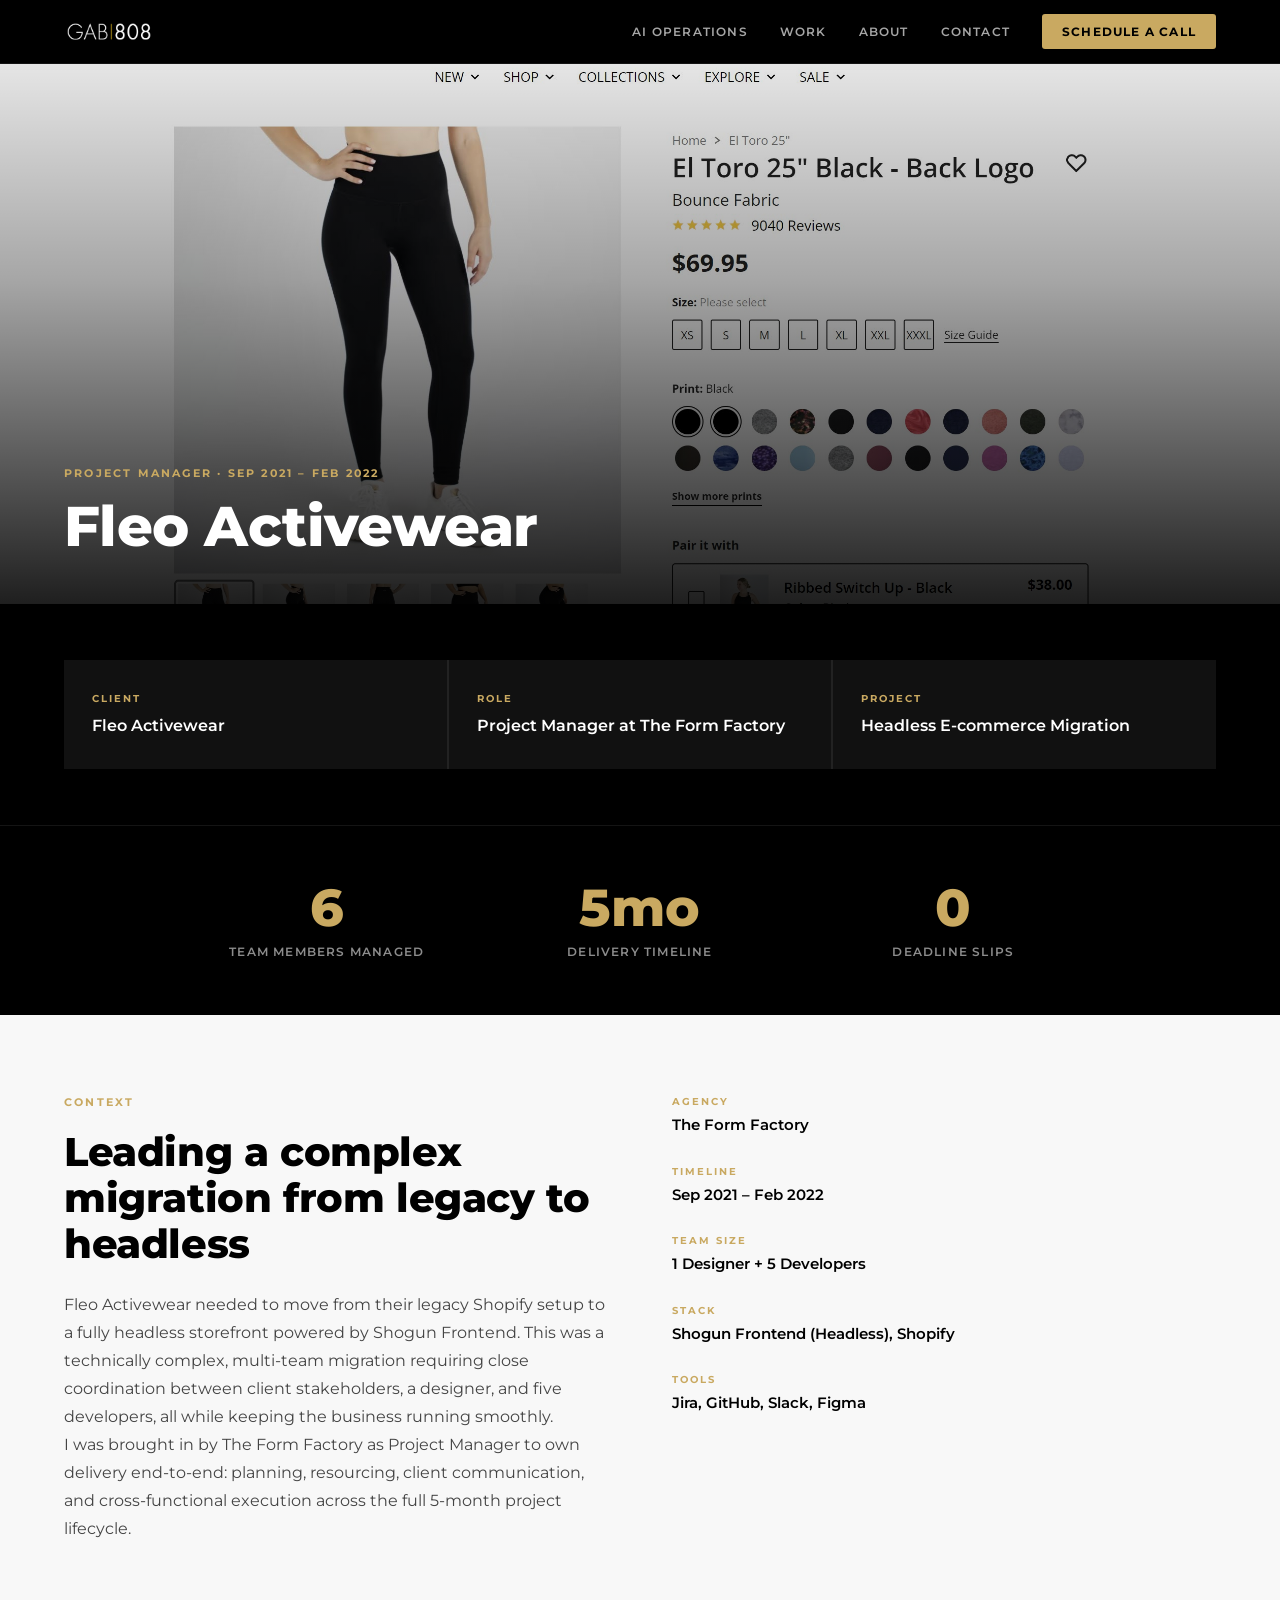
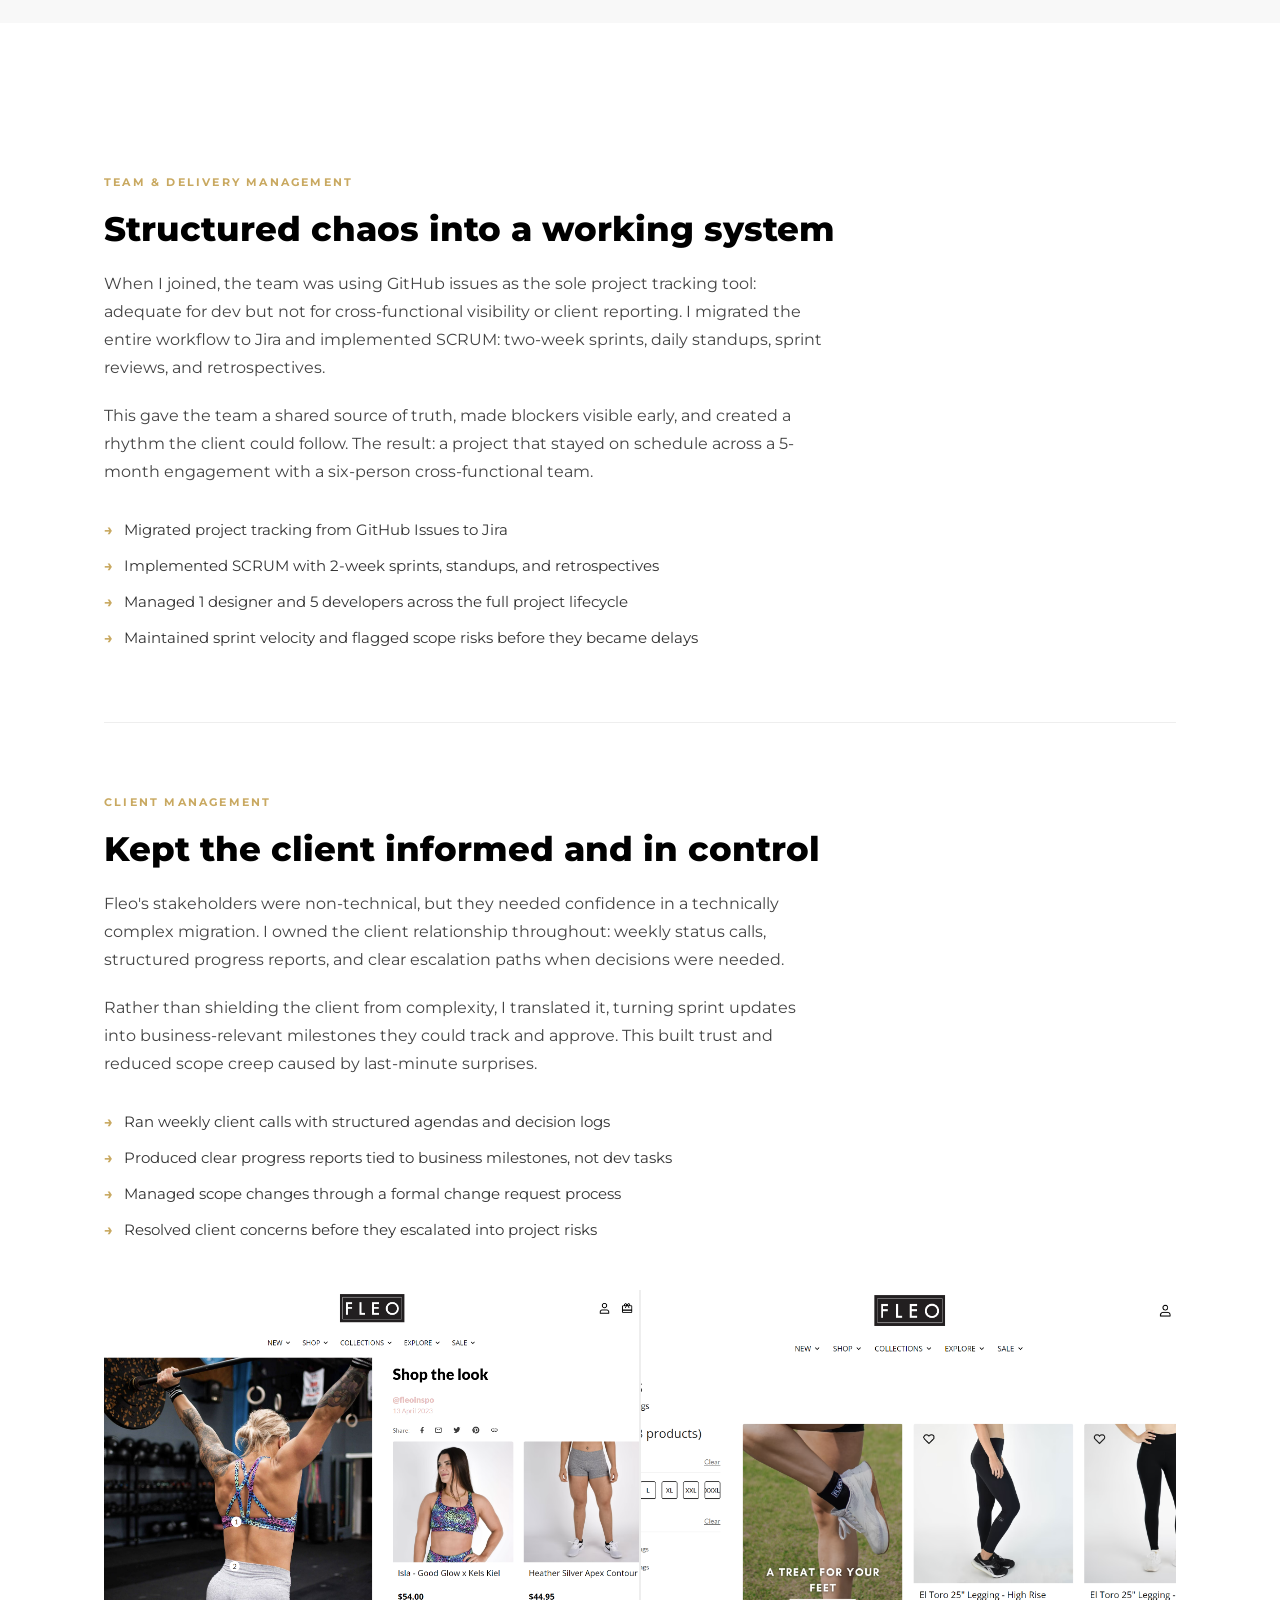
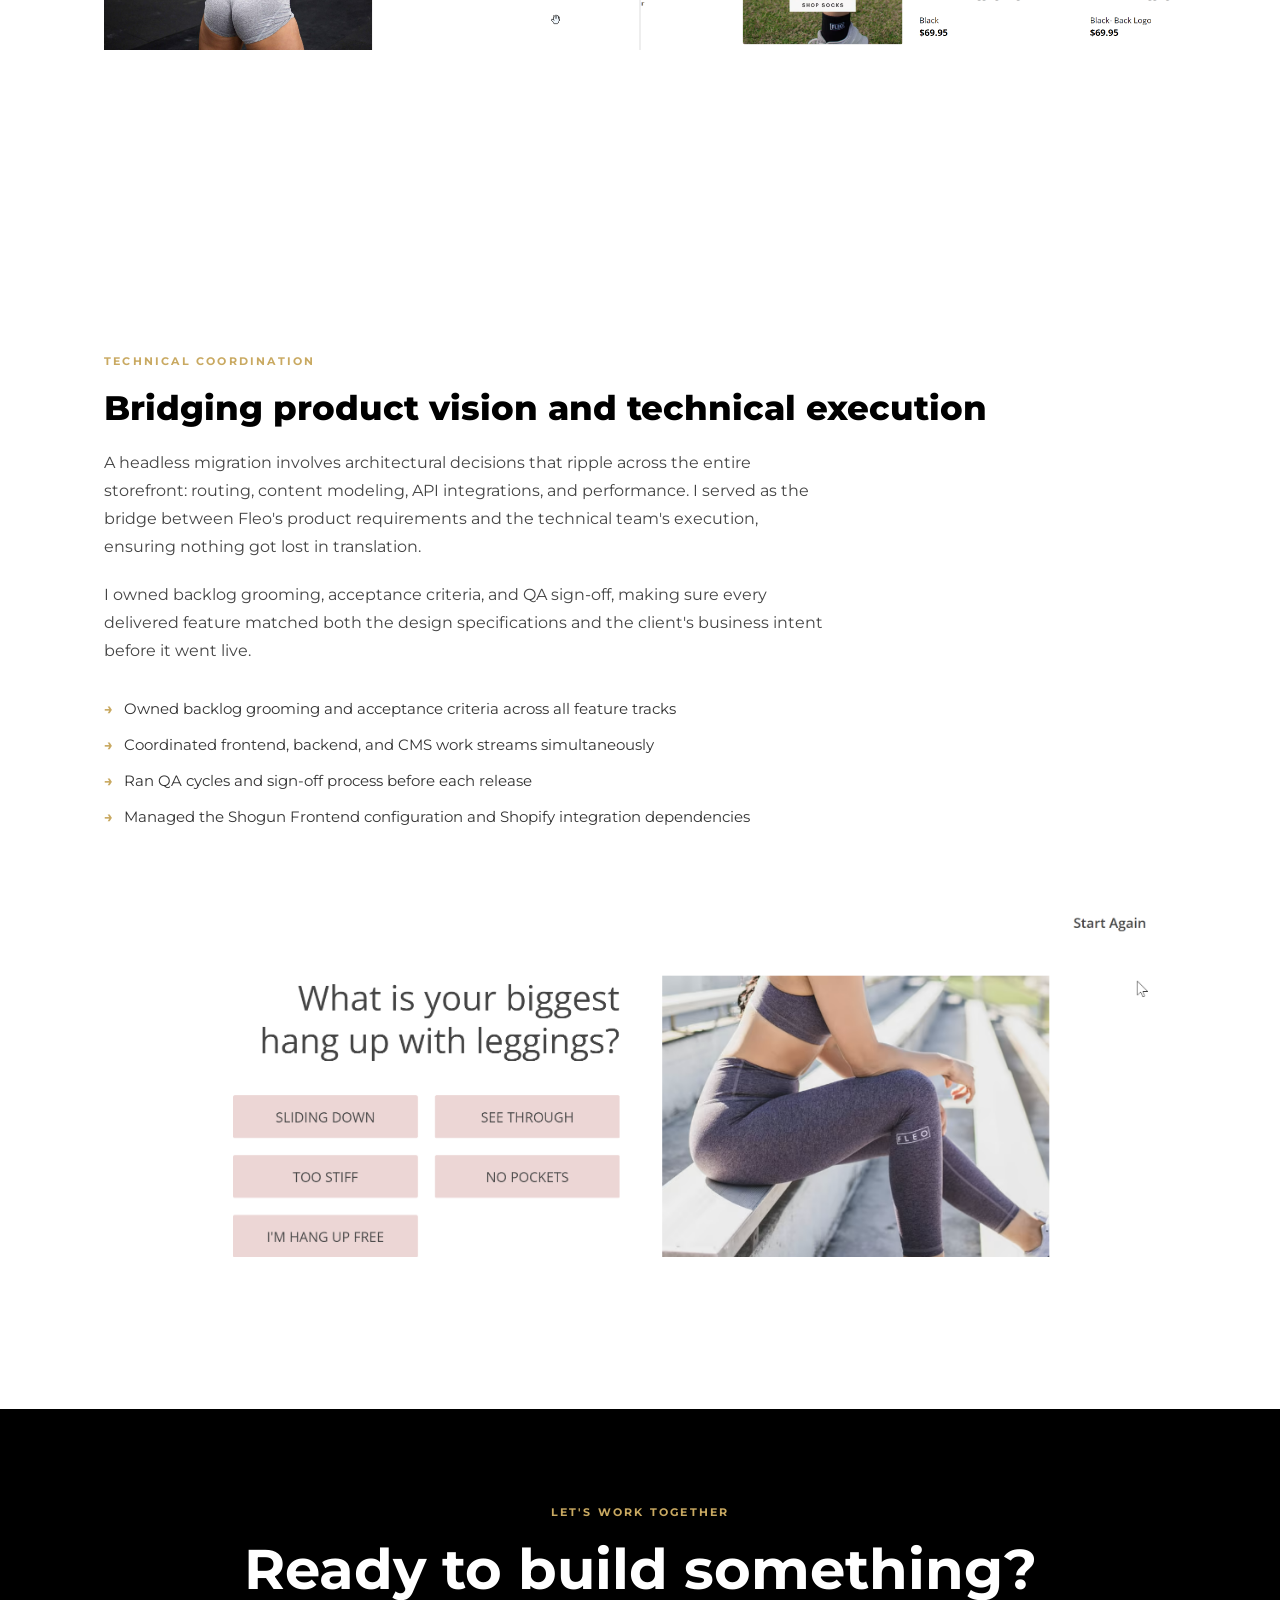
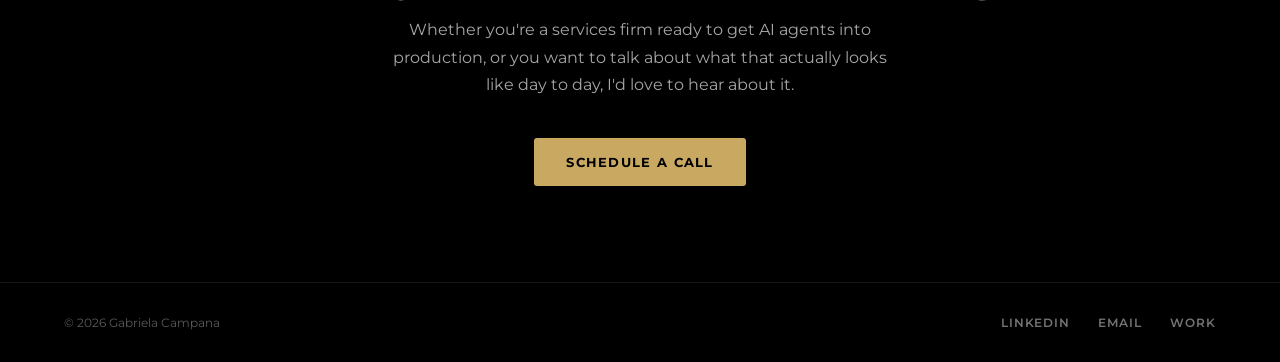
<file: work/fleo.html>
<!DOCTYPE html>
<html lang="en">
<head>
  <meta charset="utf-8">
  <title>Fleo Activewear: Case Study | Gabriela Campana</title>
  <meta name="description" content="How I led a headless e-commerce migration for Fleo Activewear: managing cross-functional teams, client relationships, and technical delivery from kickoff to launch.">
  <meta property="og:title" content="Fleo Activewear: Case Study | Gabriela Campana">
  <meta name="viewport" content="width=device-width, initial-scale=1">
  <link href="../images/favicon.jpg" rel="shortcut icon" type="image/x-icon">
  <link href="../images/webclip.png" rel="apple-touch-icon">
  <link rel="preconnect" href="https://fonts.googleapis.com">
  <link rel="preconnect" href="https://fonts.gstatic.com" crossorigin>
  <link href="https://fonts.googleapis.com/css2?family=Montserrat:wght@400;500;600;700;800&display=swap" rel="stylesheet">
  <style>
    *, *::before, *::after { box-sizing: border-box; margin: 0; padding: 0; }
    html { font-size: 16px; }
    body { font-family: Montserrat, sans-serif; background: #fff; color: #111; -webkit-font-smoothing: antialiased; }
    a { color: inherit; text-decoration: none; }
    img { display: block; max-width: 100%; height: auto; }

    /* ── NAV ── */
    .navigation { position: fixed; top: 0; left: 0; right: 0; z-index: 100; background: #000; border-bottom: 1px solid rgba(255,255,255,0.08); padding: 0 5%; height: 64px; display: flex; align-items: center; justify-content: space-between; }
    .nav-logo { font-size: 15px; font-weight: 700; letter-spacing: 0.08em; text-transform: uppercase; color: #fff; }
    .nav-links { display: flex; align-items: center; gap: 32px; }
    .nav-links a { font-size: 12px; font-weight: 600; letter-spacing: 0.1em; text-transform: uppercase; color: rgba(255,255,255,0.65); transition: color 0.2s; }
    .nav-links a:hover, .nav-links a[aria-current="page"] { color: #fff; }
    .nav-cta-btn { display: inline-block; background: #C9A961; color: #000 !important; font-size: 12px !important; font-weight: 700 !important; letter-spacing: 0.1em; text-transform: uppercase; padding: 10px 20px; border-radius: 3px; }
    .nav-cta-btn:hover { background: #b8943f !important; color: #000 !important; }
    .nav-hamburger { display: none; flex-direction: column; gap: 5px; cursor: pointer; padding: 8px; background: none; border: none; }
    .nav-hamburger span { display: block; width: 22px; height: 2px; background: #fff; }
    .nav-mobile-menu { display: none; position: fixed; top: 64px; left: 0; right: 0; background: #000; border-bottom: 1px solid rgba(255,255,255,0.12); padding: 24px 5% 32px; z-index: 99; flex-direction: column; gap: 20px; }
    .nav-mobile-menu a { font-size: 14px; font-weight: 600; letter-spacing: 0.1em; text-transform: uppercase; color: rgba(255,255,255,0.75); }
    .nav-mobile-menu a[aria-current="page"] { color: #fff; }
    .nav-cta-mobile { margin-top: 8px; }
    .nav-cta-mobile a { display: block; text-align: center; background: #C9A961; color: #000 !important; font-size: 13px; font-weight: 700; letter-spacing: 0.1em; text-transform: uppercase; padding: 14px 24px; border-radius: 3px; }
    @media (max-width: 991px) {
      .nav-links { display: none; }
      .nav-cta-btn { display: none !important; }
      .nav-hamburger { display: flex; }
      .nav-mobile-menu.open { display: flex; }
    }

    /* ── HERO ── */
    .cs-hero {
      margin-top: 64px;
      height: 540px;
      background: #111 url('../images/PDP-home-portfolio.jpg') center/cover no-repeat;
      position: relative;
      display: flex;
      align-items: flex-end;
    }
    .cs-hero::after {
      content: '';
      position: absolute;
      inset: 0;
      background: linear-gradient(to top, rgba(0,0,0,0.88) 0%, rgba(0,0,0,0.35) 60%, rgba(0,0,0,0.1) 100%);
    }
    .cs-hero-content {
      position: relative;
      z-index: 1;
      padding: 48px 5%;
      max-width: 900px;
    }
    .cs-hero-overline {
      font-size: 11px;
      font-weight: 700;
      letter-spacing: 0.2em;
      text-transform: uppercase;
      color: #C9A961;
      margin-bottom: 16px;
    }
    .cs-hero h1 {
      font-size: clamp(32px, 5vw, 56px);
      font-weight: 800;
      color: #fff;
      line-height: 1.08;
      letter-spacing: -0.01em;
    }

    /* ── PROJECT OVERVIEW ── */
    .cs-overview {
      background: #000;
      padding: 56px 5%;
    }
    .cs-overview-grid {
      max-width: 1200px;
      margin: 0 auto;
      display: grid;
      grid-template-columns: repeat(3, 1fr);
      gap: 2px;
      background: #222;
    }
    .cs-overview-card {
      background: #111;
      padding: 32px 28px;
    }
    .cs-overview-label {
      font-size: 10px;
      font-weight: 700;
      letter-spacing: 0.2em;
      text-transform: uppercase;
      color: #C9A961;
      margin-bottom: 10px;
    }
    .cs-overview-value {
      font-size: 16px;
      font-weight: 600;
      color: #fff;
      line-height: 1.4;
    }
    @media (max-width: 767px) {
      .cs-overview-grid { grid-template-columns: 1fr; }
    }

    /* ── STATS STRIP ── */
    .stats-strip {
      background: #000;
      border-top: 1px solid rgba(255,255,255,0.08);
      padding: 56px 5%;
    }
    .stats-inner {
      max-width: 900px;
      margin: 0 auto;
      display: grid;
      grid-template-columns: repeat(3, 1fr);
      gap: 40px;
      text-align: center;
    }
    .stat-number {
      font-size: clamp(36px, 5vw, 52px);
      font-weight: 800;
      color: #C9A961;
      line-height: 1;
      margin-bottom: 10px;
    }
    .stat-label {
      font-size: 12px;
      font-weight: 600;
      letter-spacing: 0.1em;
      text-transform: uppercase;
      color: rgba(255,255,255,0.55);
    }
    @media (max-width: 767px) {
      .stats-inner { grid-template-columns: 1fr 1fr; }
    }

    /* ── BODY SECTIONS ── */
    .cs-body { max-width: 1200px; margin: 0 auto; padding: 80px 5%; }

    .section-label {
      font-size: 11px;
      font-weight: 700;
      letter-spacing: 0.2em;
      text-transform: uppercase;
      color: #C9A961;
      margin-bottom: 20px;
    }

    .cs-context {
      background: #f8f8f8;
      padding: 80px 5%;
    }
    .cs-context-inner {
      max-width: 1200px;
      margin: 0 auto;
      display: grid;
      grid-template-columns: 1fr 1fr;
      gap: 64px;
      align-items: start;
    }
    .cs-context-inner h2 {
      font-size: clamp(28px, 3.5vw, 40px);
      font-weight: 800;
      line-height: 1.15;
      letter-spacing: -0.01em;
      color: #000;
      margin-bottom: 24px;
    }
    .cs-context-inner p {
      font-size: 16px;
      line-height: 1.75;
      color: #444;
    }
    .cs-context-meta {
      display: flex;
      flex-direction: column;
      gap: 28px;
    }
    .meta-item {}
    .meta-item .meta-label {
      font-size: 10px;
      font-weight: 700;
      letter-spacing: 0.2em;
      text-transform: uppercase;
      color: #C9A961;
      margin-bottom: 6px;
    }
    .meta-item .meta-value {
      font-size: 15px;
      font-weight: 600;
      color: #000;
      line-height: 1.5;
    }
    @media (max-width: 767px) {
      .cs-context-inner { grid-template-columns: 1fr; gap: 40px; }
    }

    .cs-section {
      padding: 72px 0;
      border-bottom: 1px solid #eee;
    }
    .cs-section:last-child { border-bottom: none; }
    .cs-section h2 {
      font-size: clamp(24px, 3vw, 34px);
      font-weight: 800;
      color: #000;
      margin-bottom: 20px;
      line-height: 1.2;
    }
    .cs-section p {
      font-size: 16px;
      line-height: 1.75;
      color: #444;
      max-width: 720px;
      margin-bottom: 20px;
    }
    .cs-section p:last-of-type { margin-bottom: 0; }

    .cs-deliverables {
      margin-top: 32px;
      display: flex;
      flex-direction: column;
      gap: 12px;
    }
    .cs-deliverables li {
      list-style: none;
      padding-left: 20px;
      position: relative;
      font-size: 15px;
      line-height: 1.6;
      color: #333;
    }
    .cs-deliverables li::before {
      content: '→';
      position: absolute;
      left: 0;
      color: #C9A961;
      font-weight: 700;
    }

    /* ── IMAGE GRIDS ── */
    .img-grid-3 {
      display: grid;
      grid-template-columns: repeat(3, 1fr);
      gap: 2px;
      background: #eee;
      margin: 48px 0 0;
    }
    .img-grid-3 img {
      width: 100%;
      height: 280px;
      object-fit: cover;
    }
    .img-grid-2 {
      display: grid;
      grid-template-columns: 1fr 1fr;
      gap: 2px;
      background: #eee;
      margin: 48px 0 0;
    }
    .img-grid-2 img {
      width: 100%;
      height: 360px;
      object-fit: cover;
    }
    @media (max-width: 767px) {
      .img-grid-3 { grid-template-columns: 1fr; }
      .img-grid-3 img { height: 220px; }
      .img-grid-2 { grid-template-columns: 1fr; }
      .img-grid-2 img { height: auto; }
    }

    /* ── TESTIMONIAL ── */
    .cs-testimonial {
      background: #000;
      padding: 80px 5%;
      text-align: center;
    }
    .cs-testimonial blockquote {
      max-width: 760px;
      margin: 0 auto 24px;
      font-size: clamp(18px, 2.5vw, 26px);
      font-weight: 600;
      color: #fff;
      line-height: 1.5;
    }
    .cs-testimonial blockquote::before { content: '\201C'; color: #C9A961; }
    .cs-testimonial blockquote::after  { content: '\201D'; color: #C9A961; }
    .cs-testimonial cite {
      font-size: 12px;
      font-weight: 700;
      letter-spacing: 0.15em;
      text-transform: uppercase;
      color: rgba(255,255,255,0.45);
      font-style: normal;
    }

    /* ── CTA ── */
    .section-cta { background: #000; padding: 96px 5%; text-align: center; }
    .section-cta .cta-overline { font-size: 11px; font-weight: 700; letter-spacing: 0.2em; text-transform: uppercase; color: #C9A961; margin-bottom: 20px; }
    .section-cta h2 { font-size: clamp(32px, 5vw, 56px); font-weight: 700; color: #fff; margin: 0 0 16px 0; line-height: 1.1; }
    .section-cta p { font-size: 16px; color: rgba(255,255,255,0.65); margin: 0 auto 40px; line-height: 1.7; max-width: 520px; }
    .btn-gold { display: inline-block; background: #C9A961; color: #000; font-family: Montserrat, sans-serif; font-size: 13px; font-weight: 700; letter-spacing: 0.1em; text-transform: uppercase; padding: 16px 32px; text-decoration: none; border-radius: 3px; }
    .btn-gold:hover { background: #b8943f; }

    /* ── FOOTER ── */
    .footer-new { background: #000; border-top: 1px solid rgba(255,255,255,0.08); padding: 32px 5%; display: flex; align-items: center; justify-content: space-between; flex-wrap: wrap; gap: 16px; }
    .footer-new .footer-copy { font-size: 12px; color: rgba(255,255,255,0.35); }
    .footer-new .footer-links-new { display: flex; gap: 28px; }
    .footer-new .footer-links-new a { font-size: 12px; font-weight: 600; letter-spacing: 0.08em; text-transform: uppercase; color: rgba(255,255,255,0.45); }
    .footer-new .footer-links-new a:hover { color: #fff; }
    @media (max-width: 600px) {
      .footer-new { flex-direction: column; align-items: flex-start; }
    }
  </style>
</head>
<body>

  <!-- NAV -->
  <nav class="navigation">
    <a href="../index.html" class="nav-logo">
      <img src="../images/GABI808-white-and-gold-in-transparent.png" width="90" height="auto" alt="Gabriela Campana" style="display:block;">
    </a>
    <div class="nav-links">
      <a href="../work/multi-agent-operations-system.html">AI Operations</a>
      <a href="../index.html">Work</a>
      <a href="../about.html">About</a>
      <a href="../styleguide.html">Contact</a>
      <a href="https://calendly.com/gscampana/30min" target="_blank" class="nav-cta-btn">Schedule a Call</a>
    </div>
    <button class="nav-hamburger" id="hamburger" aria-label="Open menu">
      <span></span><span></span><span></span>
    </button>
  </nav>
  <div class="nav-mobile-menu" id="mobileMenu">
    <a href="../work/multi-agent-operations-system.html">AI Operations</a>
    <a href="../index.html">Work</a>
    <a href="../about.html">About</a>
    <a href="../styleguide.html">Contact</a>
    <div class="nav-cta-mobile">
      <a href="https://calendly.com/gscampana/30min" target="_blank">Schedule a Call</a>
    </div>
  </div>
  <script>
    document.getElementById('hamburger').addEventListener('click', function() {
      document.getElementById('mobileMenu').classList.toggle('open');
    });
  </script>

  <!-- HERO -->
  <section class="cs-hero">
    <div class="cs-hero-content">
      <div class="cs-hero-overline">Project Manager · Sep 2021 – Feb 2022</div>
      <h1>Fleo Activewear</h1>
    </div>
  </section>

  <!-- PROJECT OVERVIEW -->
  <section class="cs-overview">
    <div class="cs-overview-grid">
      <div class="cs-overview-card">
        <div class="cs-overview-label">Client</div>
        <div class="cs-overview-value">Fleo Activewear</div>
      </div>
      <div class="cs-overview-card">
        <div class="cs-overview-label">Role</div>
        <div class="cs-overview-value">Project Manager at The Form Factory</div>
      </div>
      <div class="cs-overview-card">
        <div class="cs-overview-label">Project</div>
        <div class="cs-overview-value">Headless E-commerce Migration</div>
      </div>
    </div>
  </section>

  <!-- STATS -->
  <section class="stats-strip">
    <div class="stats-inner">
      <div class="stat-item">
        <div class="stat-number">6</div>
        <div class="stat-label">Team Members Managed</div>
      </div>
      <div class="stat-item">
        <div class="stat-number">5mo</div>
        <div class="stat-label">Delivery Timeline</div>
      </div>
      <div class="stat-item">
        <div class="stat-number">0</div>
        <div class="stat-label">Deadline Slips</div>
      </div>
    </div>
  </section>

  <!-- CONTEXT -->
  <section class="cs-context">
    <div class="cs-context-inner">
      <div>
        <div class="section-label">Context</div>
        <h2>Leading a complex migration from legacy to headless</h2>
        <p>Fleo Activewear needed to move from their legacy Shopify setup to a fully headless storefront powered by Shogun Frontend. This was a technically complex, multi-team migration requiring close coordination between client stakeholders, a designer, and five developers, all while keeping the business running smoothly.</p>
        <p>I was brought in by The Form Factory as Project Manager to own delivery end-to-end: planning, resourcing, client communication, and cross-functional execution across the full 5-month project lifecycle.</p>
      </div>
      <div class="cs-context-meta">
        <div class="meta-item">
          <div class="meta-label">Agency</div>
          <div class="meta-value">The Form Factory</div>
        </div>
        <div class="meta-item">
          <div class="meta-label">Timeline</div>
          <div class="meta-value">Sep 2021 – Feb 2022</div>
        </div>
        <div class="meta-item">
          <div class="meta-label">Team Size</div>
          <div class="meta-value">1 Designer + 5 Developers</div>
        </div>
        <div class="meta-item">
          <div class="meta-label">Stack</div>
          <div class="meta-value">Shogun Frontend (Headless), Shopify</div>
        </div>
        <div class="meta-item">
          <div class="meta-label">Tools</div>
          <div class="meta-value">Jira, GitHub, Slack, Figma</div>
        </div>
      </div>
    </div>
  </section>

  <!-- WORK SECTIONS -->
  <div class="cs-body">

    <!-- Section 1 -->
    <section class="cs-section">
      <div class="section-label">Team & Delivery Management</div>
      <h2>Structured chaos into a working system</h2>
      <p>When I joined, the team was using GitHub issues as the sole project tracking tool: adequate for dev but not for cross-functional visibility or client reporting. I migrated the entire workflow to Jira and implemented SCRUM: two-week sprints, daily standups, sprint reviews, and retrospectives.</p>
      <p>This gave the team a shared source of truth, made blockers visible early, and created a rhythm the client could follow. The result: a project that stayed on schedule across a 5-month engagement with a six-person cross-functional team.</p>
      <ul class="cs-deliverables">
        <li>Migrated project tracking from GitHub Issues to Jira</li>
        <li>Implemented SCRUM with 2-week sprints, standups, and retrospectives</li>
        <li>Managed 1 designer and 5 developers across the full project lifecycle</li>
        <li>Maintained sprint velocity and flagged scope risks before they became delays</li>
      </ul>
    </section>

    <!-- Section 2 -->
    <section class="cs-section">
      <div class="section-label">Client Management</div>
      <h2>Kept the client informed and in control</h2>
      <p>Fleo's stakeholders were non-technical, but they needed confidence in a technically complex migration. I owned the client relationship throughout: weekly status calls, structured progress reports, and clear escalation paths when decisions were needed.</p>
      <p>Rather than shielding the client from complexity, I translated it, turning sprint updates into business-relevant milestones they could track and approve. This built trust and reduced scope creep caused by last-minute surprises.</p>
      <ul class="cs-deliverables">
        <li>Ran weekly client calls with structured agendas and decision logs</li>
        <li>Produced clear progress reports tied to business milestones, not dev tasks</li>
        <li>Managed scope changes through a formal change request process</li>
        <li>Resolved client concerns before they escalated into project risks</li>
      </ul>

      <div class="img-grid-2">
        <img src="../images/Fleo-Shop-the-look.png" alt="Fleo Shop the Look feature" loading="lazy">
        <img src="../images/Fleo-PLP.png" alt="Fleo Product Listing Page" loading="lazy">
      </div>
    </section>

  </div>

  <!-- Section 3 (Technical Coordination) -->
  <div class="cs-body">
    <section class="cs-section">
      <div class="section-label">Technical Coordination</div>
      <h2>Bridging product vision and technical execution</h2>
      <p>A headless migration involves architectural decisions that ripple across the entire storefront: routing, content modeling, API integrations, and performance. I served as the bridge between Fleo's product requirements and the technical team's execution, ensuring nothing got lost in translation.</p>
      <p>I owned backlog grooming, acceptance criteria, and QA sign-off, making sure every delivered feature matched both the design specifications and the client's business intent before it went live.</p>
      <ul class="cs-deliverables">
        <li>Owned backlog grooming and acceptance criteria across all feature tracks</li>
        <li>Coordinated frontend, backend, and CMS work streams simultaneously</li>
        <li>Ran QA cycles and sign-off process before each release</li>
        <li>Managed the Shogun Frontend configuration and Shopify integration dependencies</li>
      </ul>

      <div class="img-grid-2" style="grid-template-columns: 1fr;">
        <img src="../images/Fleo-quiz.png" alt="Fleo Quiz feature" loading="lazy" style="height:380px; object-fit:cover; width:100%;">
      </div>
    </section>
  </div>

  <!-- CTA -->
  <section class="section-cta">
    <div class="cta-overline">Let's Work Together</div>
    <h2>Ready to build something?</h2>
    <p>Whether you're a services firm ready to get AI agents into production, or you want to talk about what that actually looks like day to day, I'd love to hear about it.</p>
    <a href="https://calendly.com/gscampana/30min" target="_blank" class="btn-gold">Schedule a Call</a>
  </section>

  <!-- FOOTER -->
  <footer class="footer-new">
    <span class="footer-copy">© 2026 Gabriela Campana</span>
    <div class="footer-links-new">
      <a href="https://www.linkedin.com/in/gabriela-campana/" target="_blank">LinkedIn</a>
      <a href="mailto:gscampana@gmail.com">Email</a>
      <a href="../index.html">Work</a>
    </div>
  </footer>

</body>
</html>
</file>
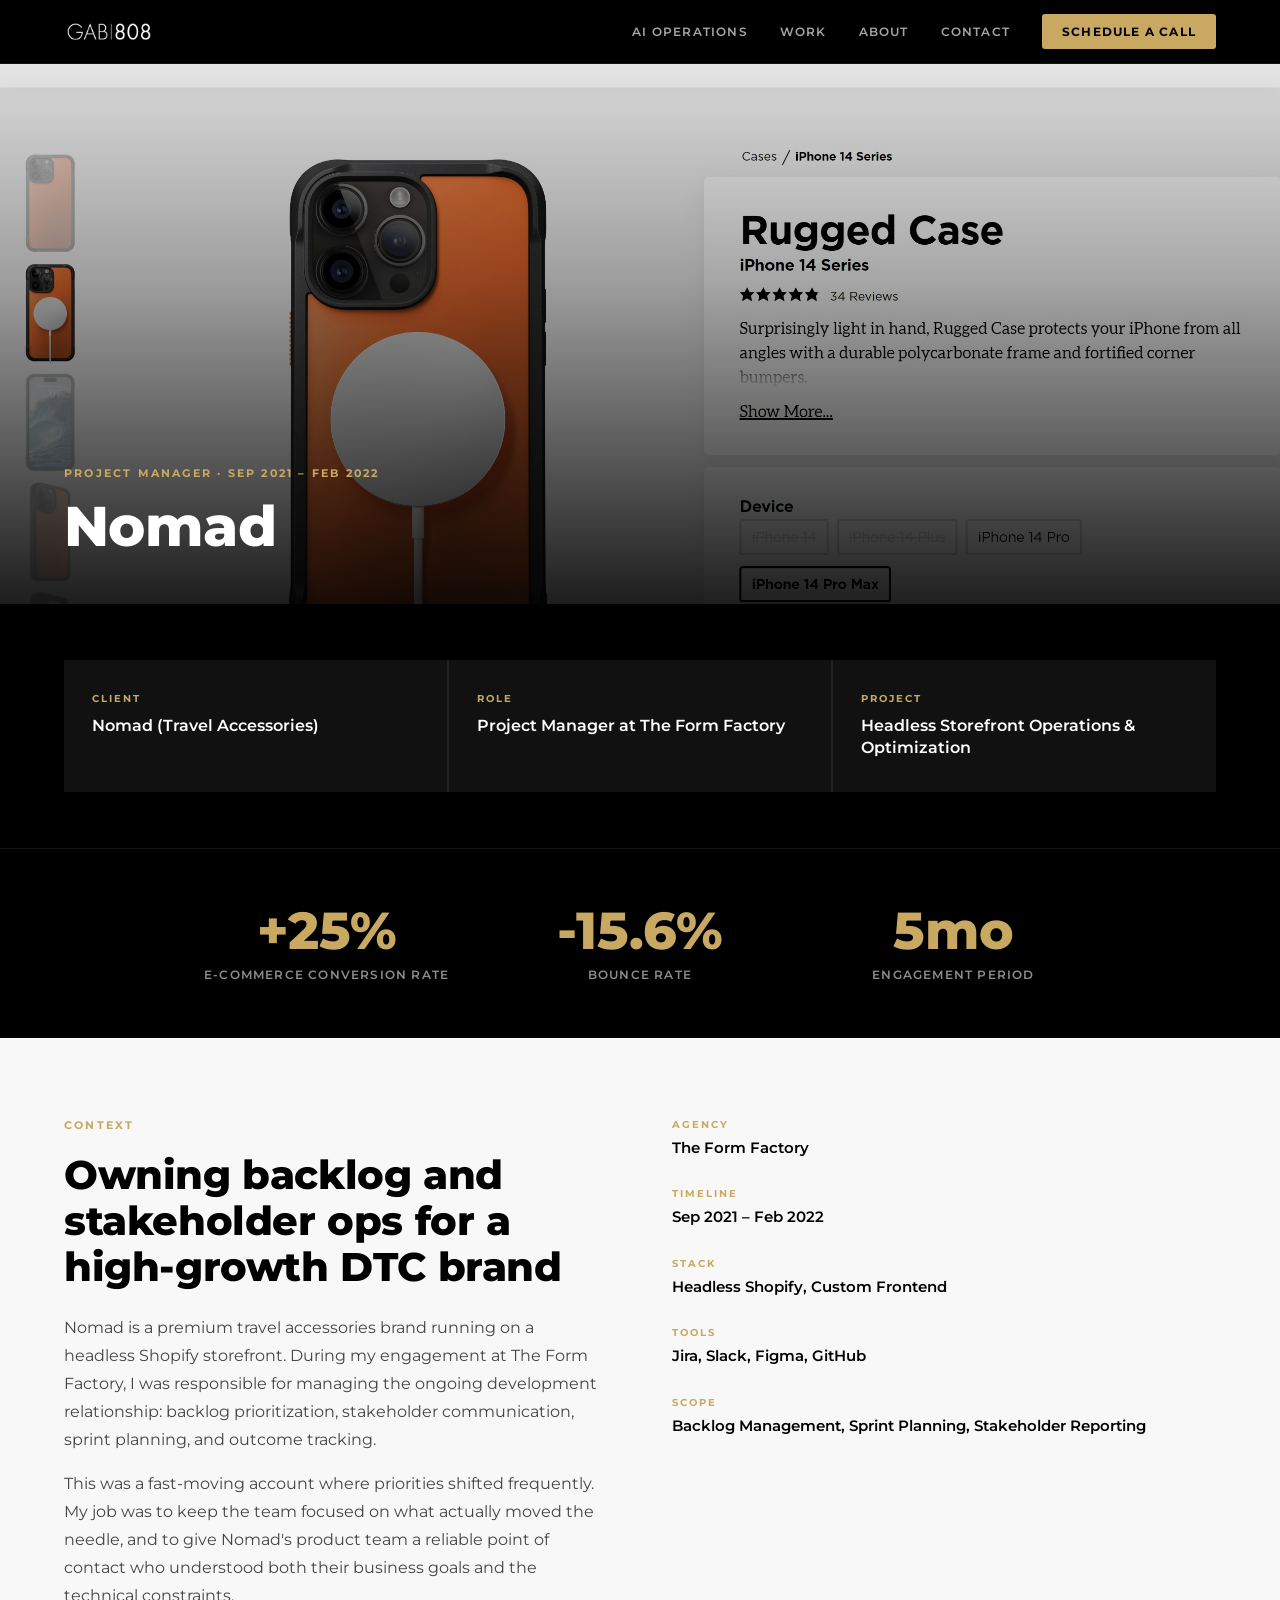
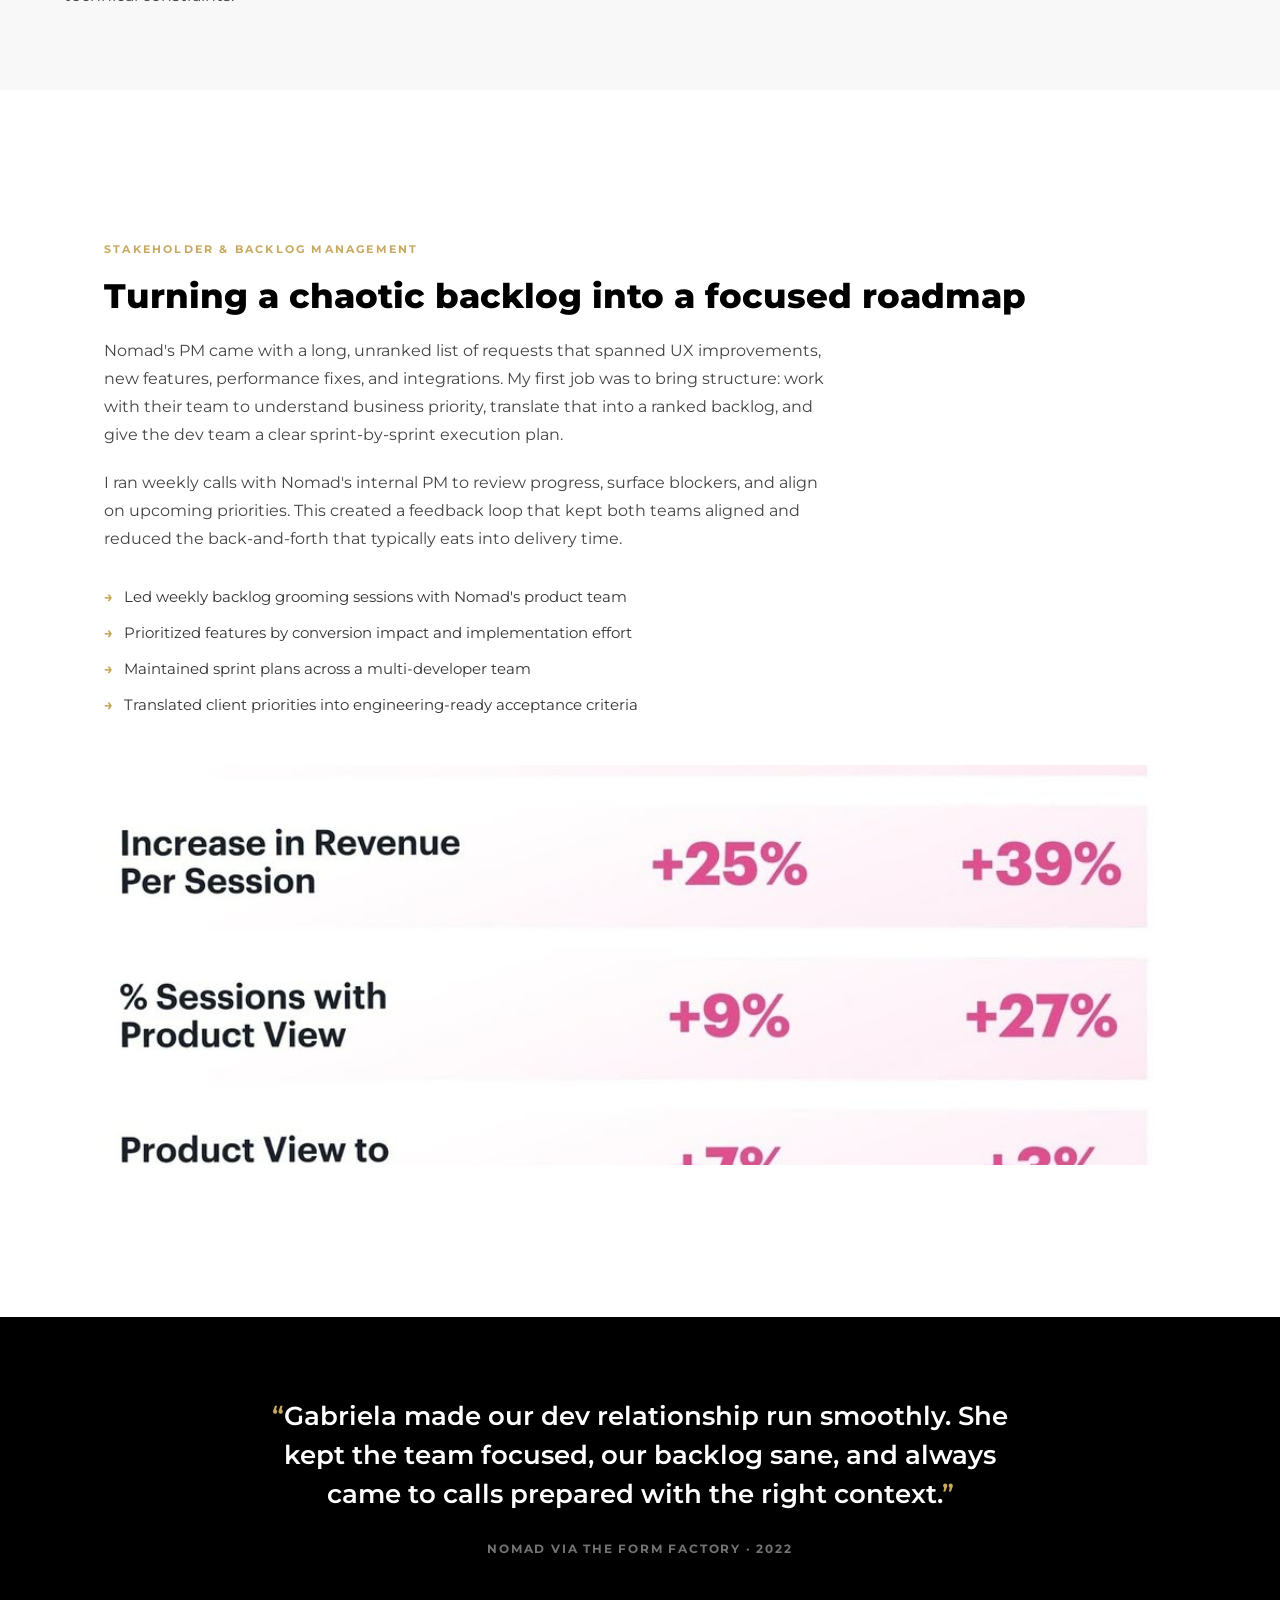
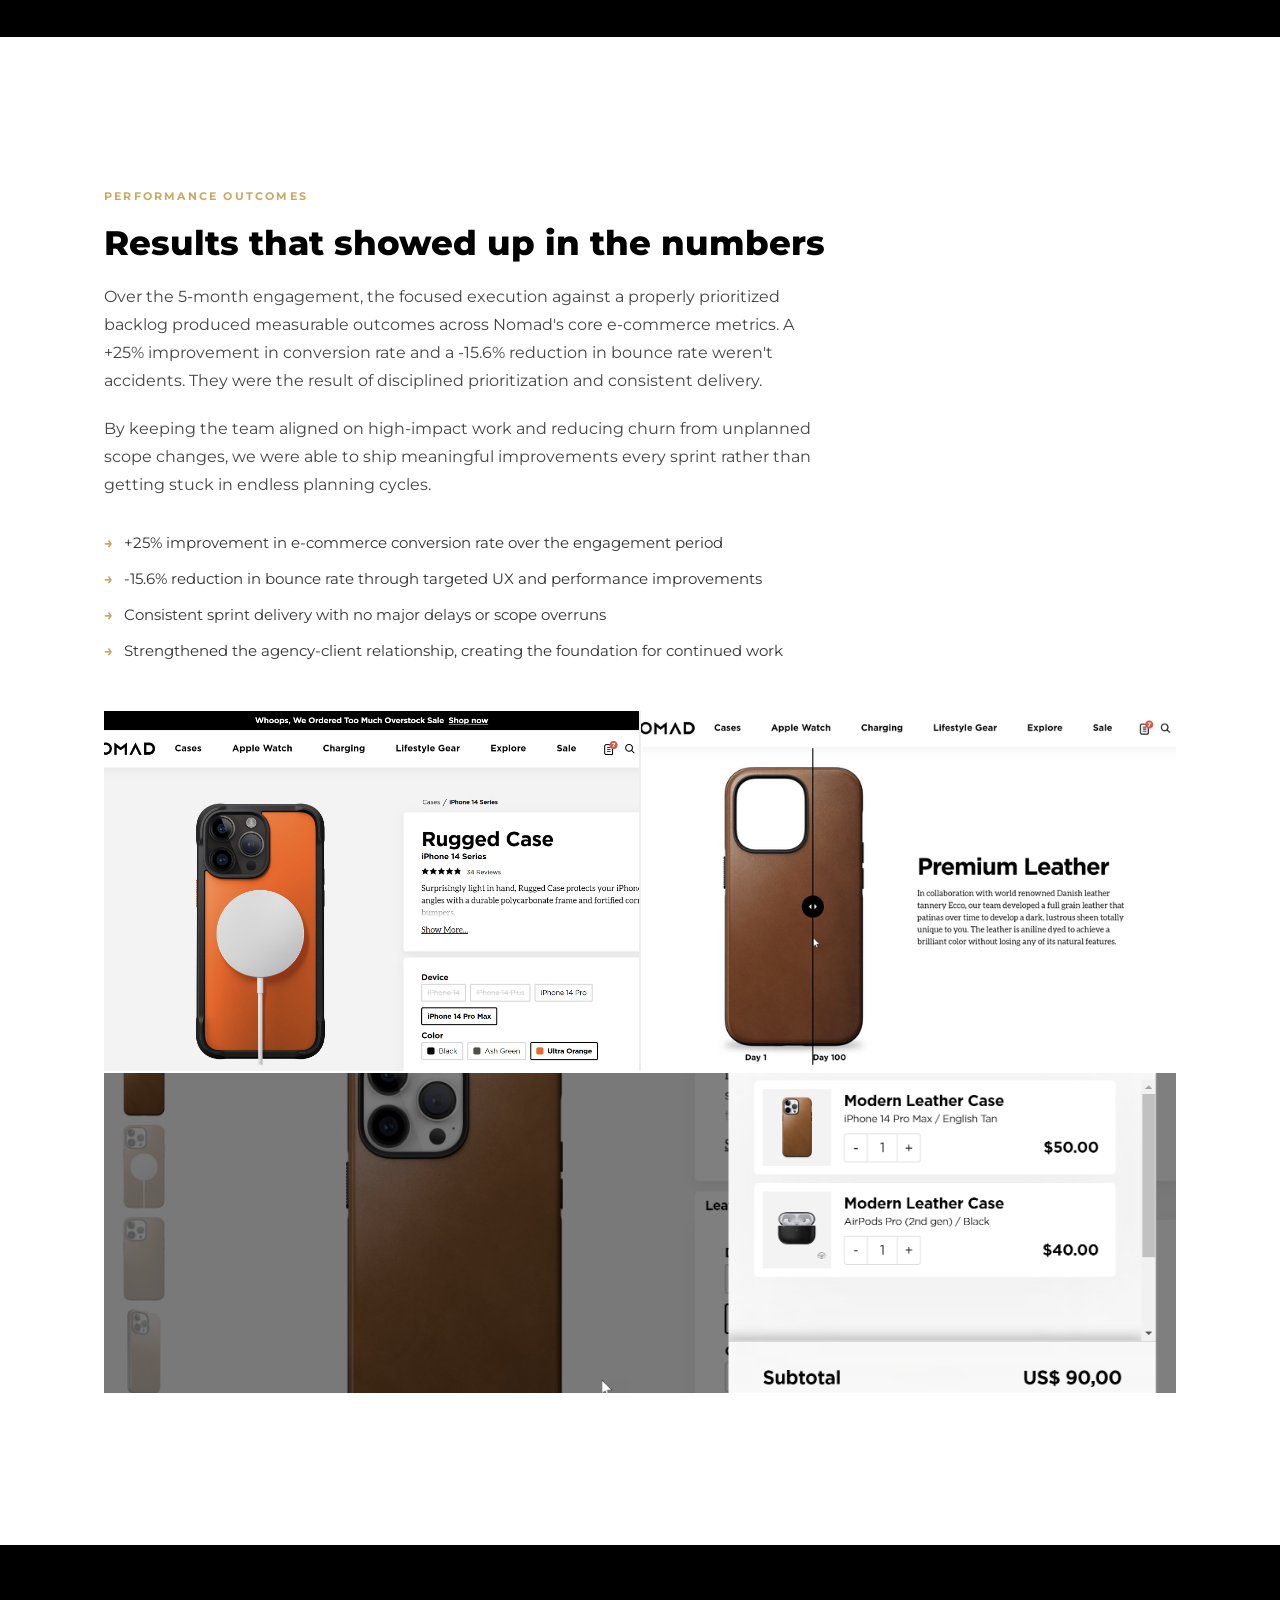
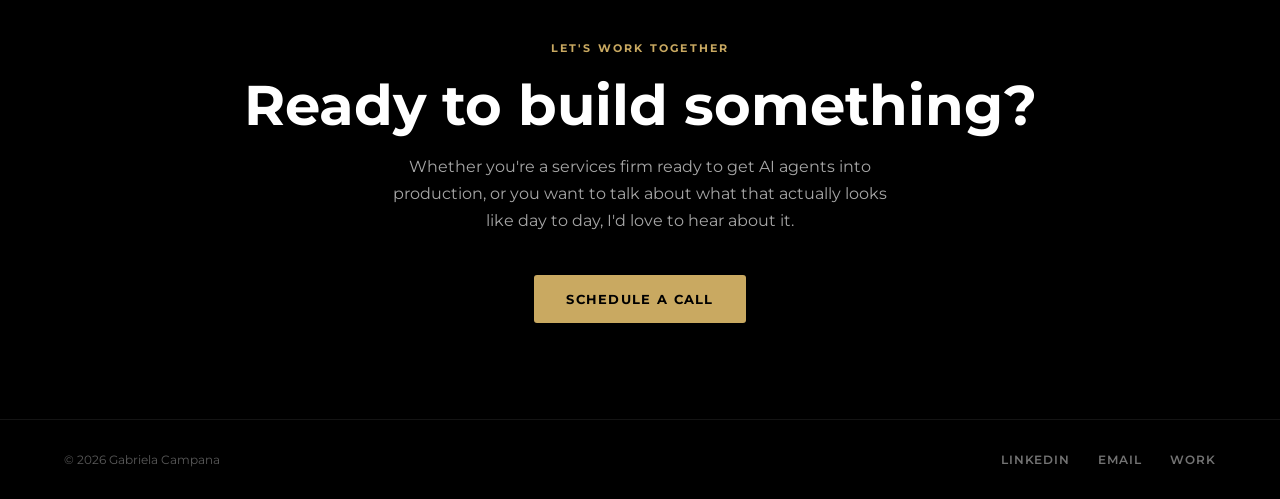
<file: work/nomad.html>
<!DOCTYPE html>
<html lang="en">
<head>
  <meta charset="utf-8">
  <title>Nomad: Case Study | Gabriela Campana</title>
  <meta name="description" content="How I drove +25% e-commerce conversion and -15.6% bounce rate for Nomad through stakeholder management, backlog ownership, and headless storefront operations.">
  <meta property="og:title" content="Nomad: Case Study | Gabriela Campana">
  <meta name="viewport" content="width=device-width, initial-scale=1">
  <link href="../images/favicon.jpg" rel="shortcut icon" type="image/x-icon">
  <link href="../images/webclip.png" rel="apple-touch-icon">
  <link rel="preconnect" href="https://fonts.googleapis.com">
  <link rel="preconnect" href="https://fonts.gstatic.com" crossorigin>
  <link href="https://fonts.googleapis.com/css2?family=Montserrat:wght@400;500;600;700;800&display=swap" rel="stylesheet">
  <style>
    *, *::before, *::after { box-sizing: border-box; margin: 0; padding: 0; }
    html { font-size: 16px; }
    body { font-family: Montserrat, sans-serif; background: #fff; color: #111; -webkit-font-smoothing: antialiased; }
    a { color: inherit; text-decoration: none; }
    img { display: block; max-width: 100%; height: auto; }

    /* ── NAV ── */
    .navigation { position: fixed; top: 0; left: 0; right: 0; z-index: 100; background: #000; border-bottom: 1px solid rgba(255,255,255,0.08); padding: 0 5%; height: 64px; display: flex; align-items: center; justify-content: space-between; }
    .nav-logo { font-size: 15px; font-weight: 700; letter-spacing: 0.08em; text-transform: uppercase; color: #fff; }
    .nav-links { display: flex; align-items: center; gap: 32px; }
    .nav-links a { font-size: 12px; font-weight: 600; letter-spacing: 0.1em; text-transform: uppercase; color: rgba(255,255,255,0.65); transition: color 0.2s; }
    .nav-links a:hover, .nav-links a[aria-current="page"] { color: #fff; }
    .nav-cta-btn { display: inline-block; background: #C9A961; color: #000 !important; font-size: 12px !important; font-weight: 700 !important; letter-spacing: 0.1em; text-transform: uppercase; padding: 10px 20px; border-radius: 3px; }
    .nav-cta-btn:hover { background: #b8943f !important; color: #000 !important; }
    .nav-hamburger { display: none; flex-direction: column; gap: 5px; cursor: pointer; padding: 8px; background: none; border: none; }
    .nav-hamburger span { display: block; width: 22px; height: 2px; background: #fff; }
    .nav-mobile-menu { display: none; position: fixed; top: 64px; left: 0; right: 0; background: #000; border-bottom: 1px solid rgba(255,255,255,0.12); padding: 24px 5% 32px; z-index: 99; flex-direction: column; gap: 20px; }
    .nav-mobile-menu a { font-size: 14px; font-weight: 600; letter-spacing: 0.1em; text-transform: uppercase; color: rgba(255,255,255,0.75); }
    .nav-mobile-menu a[aria-current="page"] { color: #fff; }
    .nav-cta-mobile { margin-top: 8px; }
    .nav-cta-mobile a { display: block; text-align: center; background: #C9A961; color: #000 !important; font-size: 13px; font-weight: 700; letter-spacing: 0.1em; text-transform: uppercase; padding: 14px 24px; border-radius: 3px; }
    @media (max-width: 991px) {
      .nav-links { display: none; }
      .nav-cta-btn { display: none !important; }
      .nav-hamburger { display: flex; }
      .nav-mobile-menu.open { display: flex; }
    }

    /* ── HERO ── */
    .cs-hero {
      margin-top: 64px;
      height: 540px;
      background: #111 url('../images/Nomad-PDP.jpg') center/cover no-repeat;
      position: relative;
      display: flex;
      align-items: flex-end;
    }
    .cs-hero::after {
      content: '';
      position: absolute;
      inset: 0;
      background: linear-gradient(to top, rgba(0,0,0,0.88) 0%, rgba(0,0,0,0.35) 60%, rgba(0,0,0,0.1) 100%);
    }
    .cs-hero-content {
      position: relative;
      z-index: 1;
      padding: 48px 5%;
      max-width: 900px;
    }
    .cs-hero-overline {
      font-size: 11px;
      font-weight: 700;
      letter-spacing: 0.2em;
      text-transform: uppercase;
      color: #C9A961;
      margin-bottom: 16px;
    }
    .cs-hero h1 {
      font-size: clamp(32px, 5vw, 56px);
      font-weight: 800;
      color: #fff;
      line-height: 1.08;
      letter-spacing: -0.01em;
    }

    /* ── PROJECT OVERVIEW ── */
    .cs-overview {
      background: #000;
      padding: 56px 5%;
    }
    .cs-overview-grid {
      max-width: 1200px;
      margin: 0 auto;
      display: grid;
      grid-template-columns: repeat(3, 1fr);
      gap: 2px;
      background: #222;
    }
    .cs-overview-card {
      background: #111;
      padding: 32px 28px;
    }
    .cs-overview-label {
      font-size: 10px;
      font-weight: 700;
      letter-spacing: 0.2em;
      text-transform: uppercase;
      color: #C9A961;
      margin-bottom: 10px;
    }
    .cs-overview-value {
      font-size: 16px;
      font-weight: 600;
      color: #fff;
      line-height: 1.4;
    }
    @media (max-width: 767px) {
      .cs-overview-grid { grid-template-columns: 1fr; }
    }

    /* ── STATS STRIP ── */
    .stats-strip {
      background: #000;
      border-top: 1px solid rgba(255,255,255,0.08);
      padding: 56px 5%;
    }
    .stats-inner {
      max-width: 900px;
      margin: 0 auto;
      display: grid;
      grid-template-columns: repeat(3, 1fr);
      gap: 40px;
      text-align: center;
    }
    .stat-number {
      font-size: clamp(36px, 5vw, 52px);
      font-weight: 800;
      color: #C9A961;
      line-height: 1;
      margin-bottom: 10px;
    }
    .stat-label {
      font-size: 12px;
      font-weight: 600;
      letter-spacing: 0.1em;
      text-transform: uppercase;
      color: rgba(255,255,255,0.55);
    }
    @media (max-width: 767px) {
      .stats-inner { grid-template-columns: 1fr 1fr; }
    }

    /* ── BODY SECTIONS ── */
    .cs-body { max-width: 1200px; margin: 0 auto; padding: 80px 5%; }

    .section-label {
      font-size: 11px;
      font-weight: 700;
      letter-spacing: 0.2em;
      text-transform: uppercase;
      color: #C9A961;
      margin-bottom: 20px;
    }

    .cs-context {
      background: #f8f8f8;
      padding: 80px 5%;
    }
    .cs-context-inner {
      max-width: 1200px;
      margin: 0 auto;
      display: grid;
      grid-template-columns: 1fr 1fr;
      gap: 64px;
      align-items: start;
    }
    .cs-context-inner h2 {
      font-size: clamp(28px, 3.5vw, 40px);
      font-weight: 800;
      line-height: 1.15;
      letter-spacing: -0.01em;
      color: #000;
      margin-bottom: 24px;
    }
    .cs-context-inner p {
      font-size: 16px;
      line-height: 1.75;
      color: #444;
    }
    .cs-context-inner p + p { margin-top: 16px; }
    .cs-context-meta {
      display: flex;
      flex-direction: column;
      gap: 28px;
    }
    .meta-item .meta-label {
      font-size: 10px;
      font-weight: 700;
      letter-spacing: 0.2em;
      text-transform: uppercase;
      color: #C9A961;
      margin-bottom: 6px;
    }
    .meta-item .meta-value {
      font-size: 15px;
      font-weight: 600;
      color: #000;
      line-height: 1.5;
    }
    @media (max-width: 767px) {
      .cs-context-inner { grid-template-columns: 1fr; gap: 40px; }
    }

    .cs-section {
      padding: 72px 0;
      border-bottom: 1px solid #eee;
    }
    .cs-section:last-child { border-bottom: none; }
    .cs-section h2 {
      font-size: clamp(24px, 3vw, 34px);
      font-weight: 800;
      color: #000;
      margin-bottom: 20px;
      line-height: 1.2;
    }
    .cs-section p {
      font-size: 16px;
      line-height: 1.75;
      color: #444;
      max-width: 720px;
      margin-bottom: 20px;
    }
    .cs-section p:last-of-type { margin-bottom: 0; }

    .cs-deliverables {
      margin-top: 32px;
      display: flex;
      flex-direction: column;
      gap: 12px;
    }
    .cs-deliverables li {
      list-style: none;
      padding-left: 20px;
      position: relative;
      font-size: 15px;
      line-height: 1.6;
      color: #333;
    }
    .cs-deliverables li::before {
      content: '→';
      position: absolute;
      left: 0;
      color: #C9A961;
      font-weight: 700;
    }

    /* ── IMAGE GRIDS ── */
    .img-grid-2 {
      display: grid;
      grid-template-columns: 1fr 1fr;
      gap: 2px;
      background: #eee;
      margin: 48px 0 0;
    }
    .img-grid-2 img {
      width: 100%;
      height: 360px;
      object-fit: cover;
    }
    .img-full {
      margin: 48px 0 0;
    }
    .img-full img {
      width: 100%;
      height: 400px;
      object-fit: cover;
    }
    @media (max-width: 767px) {
      .img-grid-2 { grid-template-columns: 1fr; }
      .img-grid-2 img { height: 240px; }
      .img-full img { height: 260px; }
    }

    /* ── TESTIMONIAL ── */
    .cs-testimonial {
      background: #000;
      padding: 80px 5%;
      text-align: center;
    }
    .cs-testimonial blockquote {
      max-width: 760px;
      margin: 0 auto 24px;
      font-size: clamp(18px, 2.5vw, 26px);
      font-weight: 600;
      color: #fff;
      line-height: 1.5;
    }
    .cs-testimonial blockquote::before { content: '\201C'; color: #C9A961; }
    .cs-testimonial blockquote::after  { content: '\201D'; color: #C9A961; }
    .cs-testimonial cite {
      font-size: 12px;
      font-weight: 700;
      letter-spacing: 0.15em;
      text-transform: uppercase;
      color: rgba(255,255,255,0.45);
      font-style: normal;
    }

    /* ── CTA ── */
    .section-cta { background: #000; padding: 96px 5%; text-align: center; }
    .section-cta .cta-overline { font-size: 11px; font-weight: 700; letter-spacing: 0.2em; text-transform: uppercase; color: #C9A961; margin-bottom: 20px; }
    .section-cta h2 { font-size: clamp(32px, 5vw, 56px); font-weight: 700; color: #fff; margin: 0 0 16px 0; line-height: 1.1; }
    .section-cta p { font-size: 16px; color: rgba(255,255,255,0.65); margin: 0 auto 40px; line-height: 1.7; max-width: 520px; }
    .btn-gold { display: inline-block; background: #C9A961; color: #000; font-family: Montserrat, sans-serif; font-size: 13px; font-weight: 700; letter-spacing: 0.1em; text-transform: uppercase; padding: 16px 32px; text-decoration: none; border-radius: 3px; }
    .btn-gold:hover { background: #b8943f; }

    /* ── FOOTER ── */
    .footer-new { background: #000; border-top: 1px solid rgba(255,255,255,0.08); padding: 32px 5%; display: flex; align-items: center; justify-content: space-between; flex-wrap: wrap; gap: 16px; }
    .footer-new .footer-copy { font-size: 12px; color: rgba(255,255,255,0.35); }
    .footer-new .footer-links-new { display: flex; gap: 28px; }
    .footer-new .footer-links-new a { font-size: 12px; font-weight: 600; letter-spacing: 0.08em; text-transform: uppercase; color: rgba(255,255,255,0.45); }
    .footer-new .footer-links-new a:hover { color: #fff; }
    @media (max-width: 600px) {
      .footer-new { flex-direction: column; align-items: flex-start; }
    }
  </style>
</head>
<body>

  <!-- NAV -->
  <nav class="navigation">
    <a href="../index.html" class="nav-logo">
      <img src="../images/GABI808-white-and-gold-in-transparent.png" width="90" height="auto" alt="Gabriela Campana" style="display:block;">
    </a>
    <div class="nav-links">
      <a href="../work/multi-agent-operations-system.html">AI Operations</a>
      <a href="../index.html">Work</a>
      <a href="../about.html">About</a>
      <a href="../styleguide.html">Contact</a>
      <a href="https://calendly.com/gscampana/30min" target="_blank" class="nav-cta-btn">Schedule a Call</a>
    </div>
    <button class="nav-hamburger" id="hamburger" aria-label="Open menu">
      <span></span><span></span><span></span>
    </button>
  </nav>
  <div class="nav-mobile-menu" id="mobileMenu">
    <a href="../work/multi-agent-operations-system.html">AI Operations</a>
    <a href="../index.html">Work</a>
    <a href="../about.html">About</a>
    <a href="../styleguide.html">Contact</a>
    <div class="nav-cta-mobile">
      <a href="https://calendly.com/gscampana/30min" target="_blank">Schedule a Call</a>
    </div>
  </div>
  <script>
    document.getElementById('hamburger').addEventListener('click', function() {
      document.getElementById('mobileMenu').classList.toggle('open');
    });
  </script>

  <!-- HERO -->
  <section class="cs-hero">
    <div class="cs-hero-content">
      <div class="cs-hero-overline">Project Manager · Sep 2021 – Feb 2022</div>
      <h1>Nomad</h1>
    </div>
  </section>

  <!-- PROJECT OVERVIEW -->
  <section class="cs-overview">
    <div class="cs-overview-grid">
      <div class="cs-overview-card">
        <div class="cs-overview-label">Client</div>
        <div class="cs-overview-value">Nomad (Travel Accessories)</div>
      </div>
      <div class="cs-overview-card">
        <div class="cs-overview-label">Role</div>
        <div class="cs-overview-value">Project Manager at The Form Factory</div>
      </div>
      <div class="cs-overview-card">
        <div class="cs-overview-label">Project</div>
        <div class="cs-overview-value">Headless Storefront Operations &amp; Optimization</div>
      </div>
    </div>
  </section>

  <!-- STATS -->
  <section class="stats-strip">
    <div class="stats-inner">
      <div class="stat-item">
        <div class="stat-number">+25%</div>
        <div class="stat-label">E-commerce Conversion Rate</div>
      </div>
      <div class="stat-item">
        <div class="stat-number">-15.6%</div>
        <div class="stat-label">Bounce Rate</div>
      </div>
      <div class="stat-item">
        <div class="stat-number">5mo</div>
        <div class="stat-label">Engagement Period</div>
      </div>
    </div>
  </section>

  <!-- CONTEXT -->
  <section class="cs-context">
    <div class="cs-context-inner">
      <div>
        <div class="section-label">Context</div>
        <h2>Owning backlog and stakeholder ops for a high-growth DTC brand</h2>
        <p>Nomad is a premium travel accessories brand running on a headless Shopify storefront. During my engagement at The Form Factory, I was responsible for managing the ongoing development relationship: backlog prioritization, stakeholder communication, sprint planning, and outcome tracking.</p>
        <p>This was a fast-moving account where priorities shifted frequently. My job was to keep the team focused on what actually moved the needle, and to give Nomad's product team a reliable point of contact who understood both their business goals and the technical constraints.</p>
      </div>
      <div class="cs-context-meta">
        <div class="meta-item">
          <div class="meta-label">Agency</div>
          <div class="meta-value">The Form Factory</div>
        </div>
        <div class="meta-item">
          <div class="meta-label">Timeline</div>
          <div class="meta-value">Sep 2021 – Feb 2022</div>
        </div>
        <div class="meta-item">
          <div class="meta-label">Stack</div>
          <div class="meta-value">Headless Shopify, Custom Frontend</div>
        </div>
        <div class="meta-item">
          <div class="meta-label">Tools</div>
          <div class="meta-value">Jira, Slack, Figma, GitHub</div>
        </div>
        <div class="meta-item">
          <div class="meta-label">Scope</div>
          <div class="meta-value">Backlog Management, Sprint Planning, Stakeholder Reporting</div>
        </div>
      </div>
    </div>
  </section>

  <!-- WORK SECTIONS -->
  <div class="cs-body">

    <!-- Section 1 -->
    <section class="cs-section">
      <div class="section-label">Stakeholder & Backlog Management</div>
      <h2>Turning a chaotic backlog into a focused roadmap</h2>
      <p>Nomad's PM came with a long, unranked list of requests that spanned UX improvements, new features, performance fixes, and integrations. My first job was to bring structure: work with their team to understand business priority, translate that into a ranked backlog, and give the dev team a clear sprint-by-sprint execution plan.</p>
      <p>I ran weekly calls with Nomad's internal PM to review progress, surface blockers, and align on upcoming priorities. This created a feedback loop that kept both teams aligned and reduced the back-and-forth that typically eats into delivery time.</p>
      <ul class="cs-deliverables">
        <li>Led weekly backlog grooming sessions with Nomad's product team</li>
        <li>Prioritized features by conversion impact and implementation effort</li>
        <li>Maintained sprint plans across a multi-developer team</li>
        <li>Translated client priorities into engineering-ready acceptance criteria</li>
      </ul>

      <div class="img-full">
        <img src="../images/Nomad-Stats-home-portfolio.jpg" alt="Nomad performance stats" loading="lazy">
      </div>
    </section>

  </div>

  <!-- TESTIMONIAL -->
  <section class="cs-testimonial">
    <blockquote>Gabriela made our dev relationship run smoothly. She kept the team focused, our backlog sane, and always came to calls prepared with the right context.</blockquote>
    <cite>Nomad via The Form Factory · 2022</cite>
  </section>

  <!-- Section 2 (Performance Outcomes) -->
  <div class="cs-body">
    <section class="cs-section">
      <div class="section-label">Performance Outcomes</div>
      <h2>Results that showed up in the numbers</h2>
      <p>Over the 5-month engagement, the focused execution against a properly prioritized backlog produced measurable outcomes across Nomad's core e-commerce metrics. A +25% improvement in conversion rate and a -15.6% reduction in bounce rate weren't accidents. They were the result of disciplined prioritization and consistent delivery.</p>
      <p>By keeping the team aligned on high-impact work and reducing churn from unplanned scope changes, we were able to ship meaningful improvements every sprint rather than getting stuck in endless planning cycles.</p>
      <ul class="cs-deliverables">
        <li>+25% improvement in e-commerce conversion rate over the engagement period</li>
        <li>-15.6% reduction in bounce rate through targeted UX and performance improvements</li>
        <li>Consistent sprint delivery with no major delays or scope overruns</li>
        <li>Strengthened the agency-client relationship, creating the foundation for continued work</li>
      </ul>

      <div class="img-grid-2">
        <img src="../images/Nomad-PDP.jpg" alt="Nomad Product Detail Page" loading="lazy">
        <img src="../images/Nomad-PDP-detail-section-slider-p-800.png" alt="Nomad PDP detail section" loading="lazy">
      </div>

      <div class="img-full" style="margin-top: 2px;">
        <img src="../images/Nomad-Cart.png" alt="Nomad Cart" loading="lazy" style="height:320px; object-fit:cover; width:100%;">
      </div>
    </section>
  </div>

  <!-- CTA -->
  <section class="section-cta">
    <div class="cta-overline">Let's Work Together</div>
    <h2>Ready to build something?</h2>
    <p>Whether you're a services firm ready to get AI agents into production, or you want to talk about what that actually looks like day to day, I'd love to hear about it.</p>
    <a href="https://calendly.com/gscampana/30min" target="_blank" class="btn-gold">Schedule a Call</a>
  </section>

  <!-- FOOTER -->
  <footer class="footer-new">
    <span class="footer-copy">© 2026 Gabriela Campana</span>
    <div class="footer-links-new">
      <a href="https://www.linkedin.com/in/gabriela-campana/" target="_blank">LinkedIn</a>
      <a href="mailto:gscampana@gmail.com">Email</a>
      <a href="../index.html">Work</a>
    </div>
  </footer>

</body>
</html>
</file>
